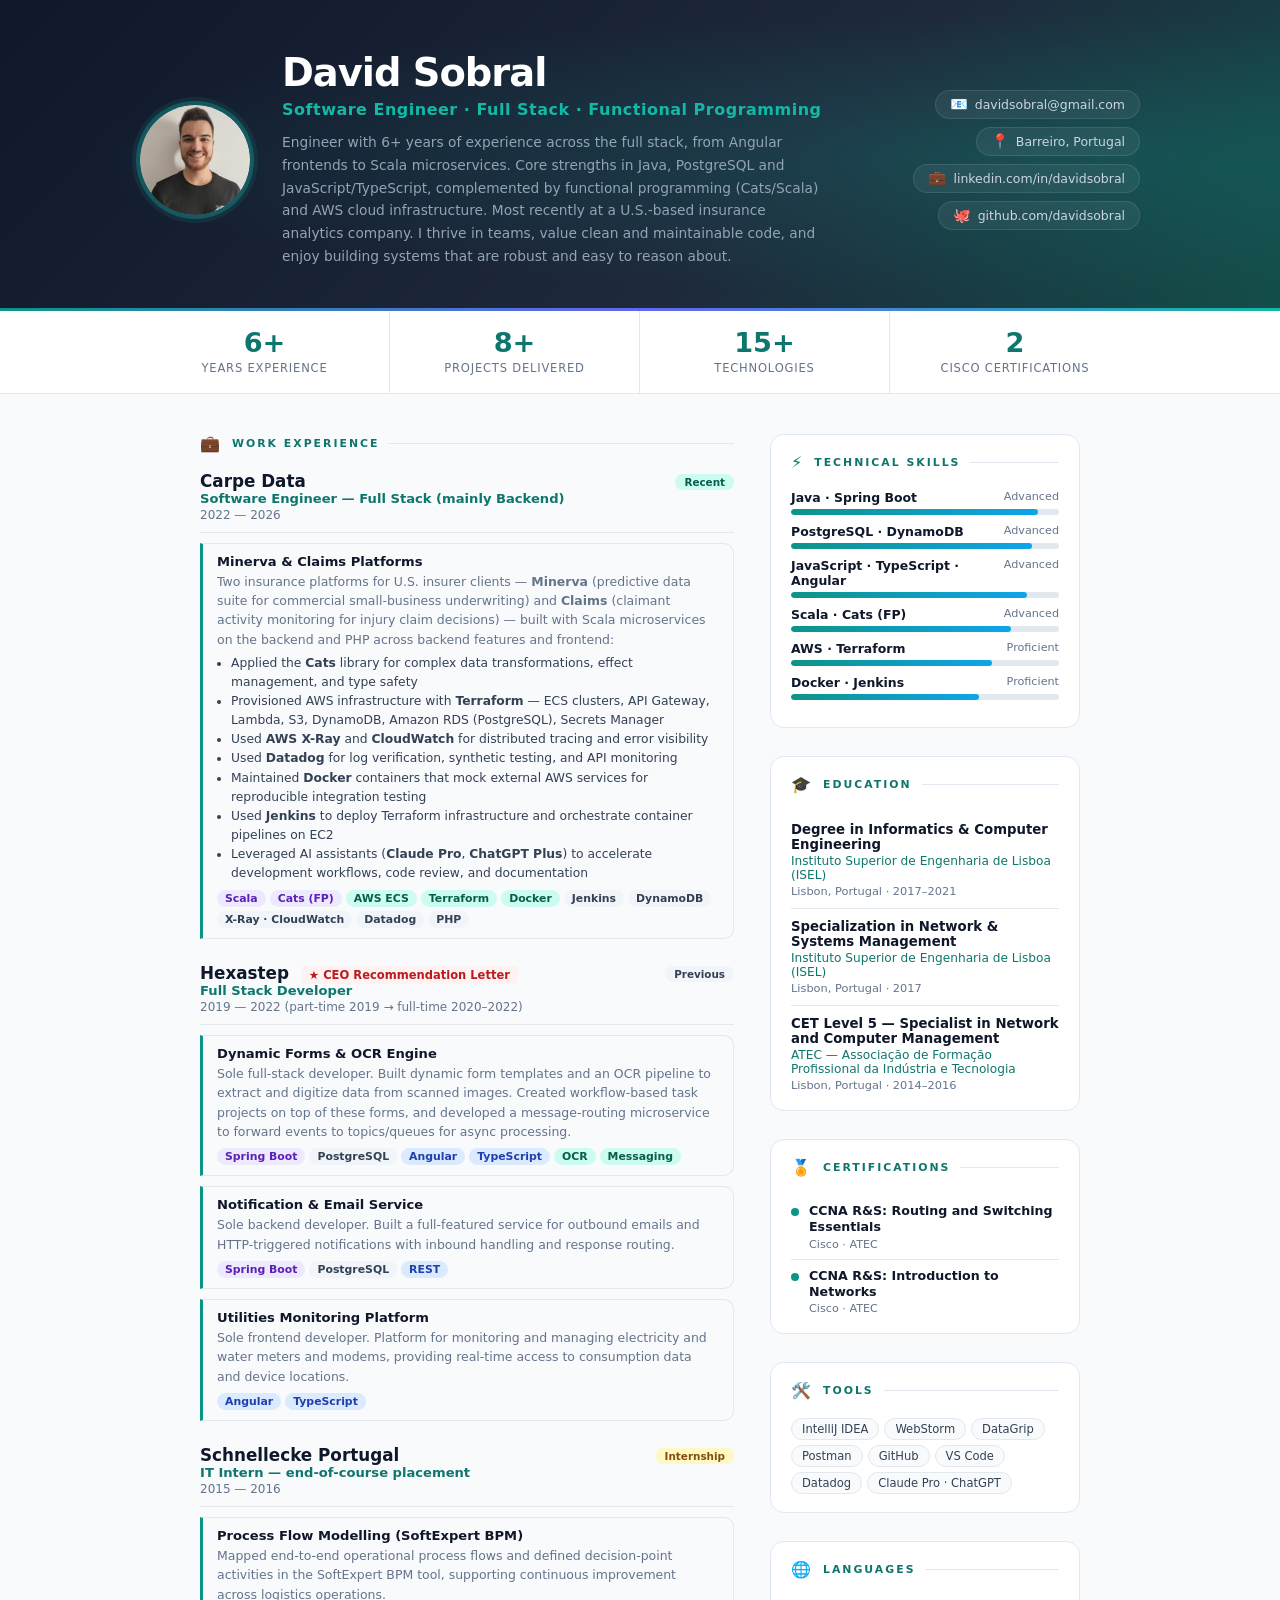
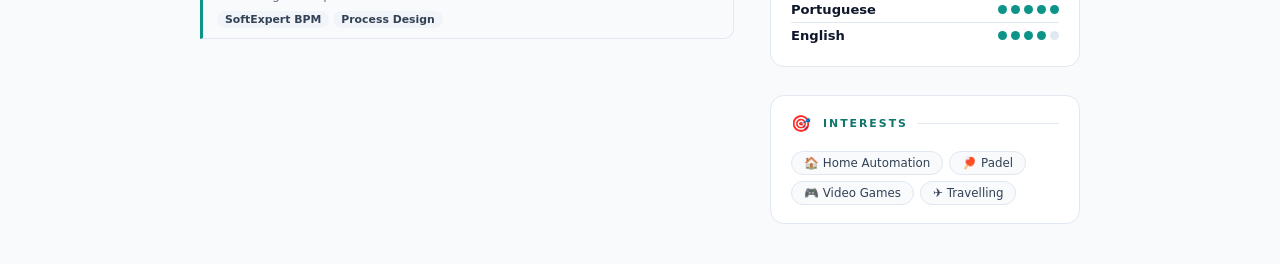
<file: index.html>
<!DOCTYPE html>
<html lang="en">
<head>
  <meta charset="UTF-8" />
  <meta name="viewport" content="width=device-width, initial-scale=1.0" />
  <title>David Sobral — Software Engineer</title>
    <link rel="stylesheet" href="style.css">
</head>
<body>

<header class="hero">
  <div class="hero-inner">

    <div class="hero-photo">
      <img src="photo.jpg" alt="David Sobral" onerror="this.style.display='none'" />
    </div>

    <div class="hero-info">
      <h1>David Sobral</h1>
      <div class="tagline">Software Engineer · Full Stack · Functional Programming</div>
      <p class="summary">
        Engineer with 6+ years of experience across the full stack, from Angular frontends to Scala microservices.
        Core strengths in Java, PostgreSQL and JavaScript/TypeScript, complemented by functional programming (Cats/Scala)
        and AWS cloud infrastructure. Most recently at a U.S.-based insurance analytics company.
        I thrive in teams, value clean and maintainable code, and enjoy building systems that are robust and easy to reason about.
      </p>
    </div>

    <div class="hero-contacts">
      <div class="contact-pill"><span class="ci">📧</span> <a href="mailto:davidsobral@gmail.com" style="color:inherit;text-decoration:none;">davidsobral@gmail.com</a></div>
      <div class="contact-pill"><span class="ci">📍</span> Barreiro, Portugal</div>
      <div class="contact-pill"><span class="ci">💼</span> <a href="https://linkedin.com/in/davidsobral" target="_blank" style="color:inherit;text-decoration:none;">linkedin.com/in/davidsobral</a></div>
      <div class="contact-pill"><span class="ci">🐙</span> <a href="https://github.com/davidsobral" target="_blank" style="color:inherit;text-decoration:none;">github.com/davidsobral</a></div>
    </div>

  </div>
</header>

<div class="stats-strip">
  <div class="stats-inner">
    <div class="stat"><div class="stat-num">6+</div><div class="stat-label">Years Experience</div></div>
    <div class="stat"><div class="stat-num">8+</div><div class="stat-label">Projects Delivered</div></div>
    <div class="stat"><div class="stat-num">15+</div><div class="stat-label">Technologies</div></div>
    <div class="stat"><div class="stat-num">2</div><div class="stat-label">Cisco Certifications</div></div>
  </div>
</div>

<div class="body-wrap">

  <div class="left-col">
    <section class="section">
      <div class="sec-title"><span class="icon">💼</span> Work Experience</div>

      <div class="exp-item">
        <div class="exp-header">
          <div>
            <div class="exp-company">Carpe Data</div>
            <div class="exp-role">Software Engineer — Full Stack (mainly Backend)</div>
            <div class="exp-date">2022 — 2026</div>
          </div>
          <span class="exp-badge badge-recent">Recent</span>
        </div>
        <div class="exp-divider"></div>
        <div class="proj-grid">

          <div class="proj">
            <div class="proj-top"><span class="proj-name">Minerva &amp; Claims Platforms</span></div>
            <div class="proj-desc">Two insurance platforms for U.S. insurer clients — <strong>Minerva</strong> (predictive data suite for commercial small-business underwriting) and <strong>Claims</strong> (claimant activity monitoring for injury claim decisions) — built with Scala microservices on the backend and PHP across backend features and frontend:</div>
            <ul class="proj-highlights">
              <li>Applied the <strong>Cats</strong> library for complex data transformations, effect management, and type safety</li>
              <li>Provisioned AWS infrastructure with <strong>Terraform</strong> — ECS clusters, API Gateway, Lambda, S3, DynamoDB, Amazon RDS (PostgreSQL), Secrets Manager</li>
              <li>Used <strong>AWS X-Ray</strong> and <strong>CloudWatch</strong> for distributed tracing and error visibility</li>
              <li>Used <strong>Datadog</strong> for log verification, synthetic testing, and API monitoring</li>
              <li>Maintained <strong>Docker</strong> containers that mock external AWS services for reproducible integration testing</li>
              <li>Used <strong>Jenkins</strong> to deploy Terraform infrastructure and orchestrate container pipelines on EC2</li>
              <li>Leveraged AI assistants (<strong>Claude Pro</strong>, <strong>ChatGPT Plus</strong>) to accelerate development workflows, code review, and documentation</li>
            </ul>
            <div class="tag-row">
              <span class="tag tag-purple">Scala</span>
              <span class="tag tag-purple">Cats (FP)</span>
              <span class="tag tag-teal">AWS ECS</span>
              <span class="tag tag-teal">Terraform</span>
              <span class="tag tag-teal">Docker</span>
              <span class="tag tag-slate">Jenkins</span>
              <span class="tag tag-slate">DynamoDB</span>
              <span class="tag tag-slate">X-Ray · CloudWatch</span>
              <span class="tag tag-slate">Datadog</span>
              <span class="tag tag-slate">PHP</span>
            </div>
          </div>

        </div>
      </div>

      <div class="exp-item">
        <div class="exp-header">
          <div>
            <div class="exp-company">Hexastep <span style="font-size:0.72rem;background:#fef2f2;color:#b91c1c;border-radius:4px;padding:2px 8px;font-weight:700;margin-left:6px;">★ CEO Recommendation Letter</span></div>
            <div class="exp-role">Full Stack Developer</div>
            <div class="exp-date">2019 — 2022 (part-time 2019 → full-time 2020–2022)</div>
          </div>
          <span class="exp-badge badge-prev">Previous</span>
        </div>
        <div class="exp-divider"></div>
        <div class="proj-grid">

          <div class="proj">
            <div class="proj-top"><span class="proj-name">Dynamic Forms &amp; OCR Engine</span></div>
            <div class="proj-desc">
              Sole full-stack developer. Built dynamic form templates and an OCR pipeline to extract and digitize
              data from scanned images. Created workflow-based task projects on top of these forms, and developed
              a message-routing microservice to forward events to topics/queues for async processing.
            </div>
            <div class="tag-row">
              <span class="tag tag-purple">Spring Boot</span>
              <span class="tag tag-slate">PostgreSQL</span>
              <span class="tag tag-blue">Angular</span>
              <span class="tag tag-blue">TypeScript</span>
              <span class="tag tag-teal">OCR</span>
              <span class="tag tag-teal">Messaging</span>
            </div>
          </div>

          <div class="proj">
            <div class="proj-top">
              <span class="proj-name">Notification &amp; Email Service</span>
            </div>
            <div class="proj-desc">
              Sole backend developer. Built a full-featured service for outbound emails and HTTP-triggered
              notifications with inbound handling and response routing.
            </div>
            <div class="tag-row">
              <span class="tag tag-purple">Spring Boot</span>
              <span class="tag tag-slate">PostgreSQL</span>
              <span class="tag tag-blue">REST</span>
            </div>
          </div>

          <div class="proj">
            <div class="proj-top"><span class="proj-name">Utilities Monitoring Platform</span></div>
            <div class="proj-desc">
              Sole frontend developer. Platform for monitoring and managing electricity and water meters and modems,
              providing real-time access to consumption data and device locations.
            </div>
            <div class="tag-row">
              <span class="tag tag-blue">Angular</span>
              <span class="tag tag-blue">TypeScript</span>
            </div>
          </div>

        </div>
      </div>

      <div class="exp-item">
        <div class="exp-header">
          <div>
            <div class="exp-company">Schnellecke Portugal</div>
            <div class="exp-role">IT Intern — end-of-course placement</div>
            <div class="exp-date">2015 — 2016</div>
          </div>
          <span class="exp-badge badge-intern">Internship</span>
        </div>
        <div class="exp-divider"></div>
        <div class="proj-grid">
          <div class="proj">
            <div class="proj-top"><span class="proj-name">Process Flow Modelling (SoftExpert BPM)</span></div>
            <div class="proj-desc">
              Mapped end-to-end operational process flows and defined decision-point activities in the SoftExpert BPM
              tool, supporting continuous improvement across logistics operations.
            </div>
            <div class="tag-row">
              <span class="tag tag-slate">SoftExpert BPM</span>
              <span class="tag tag-slate">Process Design</span>
            </div>
          </div>
        </div>
      </div>

    </section>
  </div>

  <aside class="right-col">

    <div class="card">
      <div class="sec-title"><span class="icon">⚡</span> Technical Skills</div>
      <div class="skill-row">
        <div class="skill-top"><span class="sname">Java · Spring Boot</span><span class="slevel">Advanced</span></div>
        <div class="bar-bg"><div class="bar-fill" style="width:92%"></div></div>
      </div>
      <div class="skill-row">
        <div class="skill-top"><span class="sname">PostgreSQL · DynamoDB</span><span class="slevel">Advanced</span></div>
        <div class="bar-bg"><div class="bar-fill" style="width:90%"></div></div>
      </div>
      <div class="skill-row">
        <div class="skill-top"><span class="sname">JavaScript · TypeScript · Angular</span><span class="slevel">Advanced</span></div>
        <div class="bar-bg"><div class="bar-fill" style="width:88%"></div></div>
      </div>
      <div class="skill-row">
        <div class="skill-top"><span class="sname">Scala · Cats (FP)</span><span class="slevel">Advanced</span></div>
        <div class="bar-bg"><div class="bar-fill" style="width:82%"></div></div>
      </div>
      <div class="skill-row">
        <div class="skill-top"><span class="sname">AWS · Terraform</span><span class="slevel">Proficient</span></div>
        <div class="bar-bg"><div class="bar-fill" style="width:75%"></div></div>
      </div>
      <div class="skill-row">
        <div class="skill-top"><span class="sname">Docker · Jenkins</span><span class="slevel">Proficient</span></div>
        <div class="bar-bg"><div class="bar-fill" style="width:70%"></div></div>
      </div>
    </div>

    <div class="card">
      <div class="sec-title"><span class="icon">🎓</span> Education</div>
      <div class="edu-item">
        <div class="edu-degree">Degree in Informatics &amp; Computer Engineering</div>
        <div class="edu-school">Instituto Superior de Engenharia de Lisboa (ISEL)</div>
        <div class="edu-year">Lisbon, Portugal · 2017–2021</div>
      </div>
      <div class="edu-item">
        <div class="edu-degree">Specialization in Network &amp; Systems Management</div>
        <div class="edu-school">Instituto Superior de Engenharia de Lisboa (ISEL)</div>
        <div class="edu-year">Lisbon, Portugal · 2017</div>
      </div>
      <div class="edu-item">
        <div class="edu-degree">CET Level 5 — Specialist in Network and Computer Management</div>
        <div class="edu-school">ATEC — Associação de Formação Profissional da Indústria e Tecnologia</div>
        <div class="edu-year">Lisbon, Portugal · 2014–2016</div>
      </div>
    </div>

    <div class="card">
      <div class="sec-title"><span class="icon">🏅</span> Certifications</div>
      <div class="cert-item">
        <div class="cert-dot"></div>
        <div>
          <div class="cert-name">CCNA R&amp;S: Routing and Switching Essentials</div>
          <div class="cert-by">Cisco · ATEC</div>
        </div>
      </div>
      <div class="cert-item">
        <div class="cert-dot"></div>
        <div>
          <div class="cert-name">CCNA R&amp;S: Introduction to Networks</div>
          <div class="cert-by">Cisco · ATEC</div>
        </div>
      </div>
    </div>

    <div class="card">
      <div class="sec-title"><span class="icon">🛠️</span> Tools</div>
      <div class="pill-group">
        <span class="pill">IntelliJ IDEA</span>
        <span class="pill">WebStorm</span>
        <span class="pill">DataGrip</span>
        <span class="pill">Postman</span>
        <span class="pill">GitHub</span>
        <span class="pill">VS Code</span>
        <span class="pill">Datadog</span>
        <span class="pill">Claude Pro · ChatGPT</span>
      </div>
    </div>

    <div class="card">
      <div class="sec-title"><span class="icon">🌐</span> Languages</div>
      <div class="lang-row">
        <span class="lang-name">Portuguese</span>
        <div class="lang-dots">
          <div class="dot on"></div><div class="dot on"></div><div class="dot on"></div>
          <div class="dot on"></div><div class="dot on"></div>
        </div>
      </div>
      <div class="lang-row">
        <span class="lang-name">English</span>
        <div class="lang-dots">
          <div class="dot on"></div><div class="dot on"></div><div class="dot on"></div>
          <div class="dot on"></div><div class="dot"></div>
        </div>
      </div>
    </div>

    <div class="card">
      <div class="sec-title"><span class="icon">🎯</span> Interests</div>
      <div class="hobby-chips">
        <span class="hchip">🏠 Home Automation</span>
        <span class="hchip">🏓 Padel</span>
        <span class="hchip">🎮 Video Games</span>
        <span class="hchip">✈️ Travelling</span>
      </div>
    </div>

  </aside>
</div>

</body>
</html>
</file>
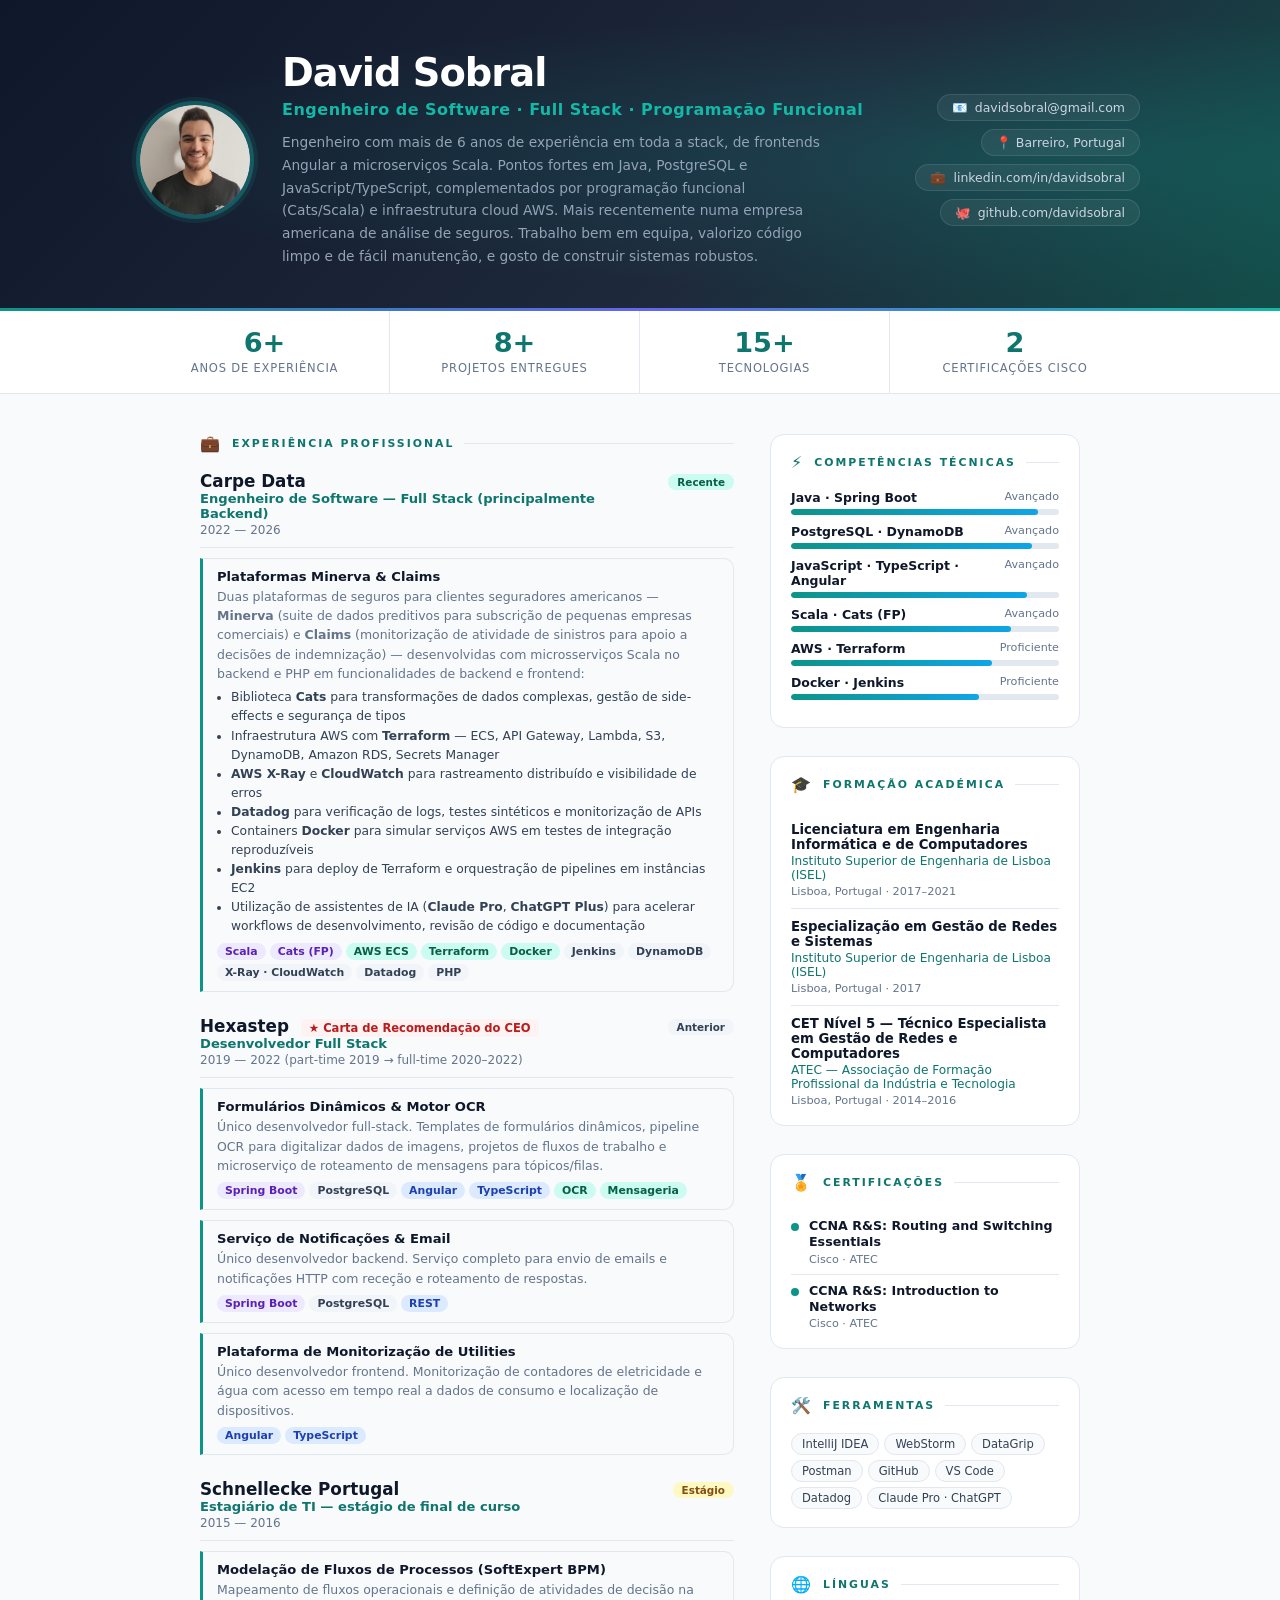
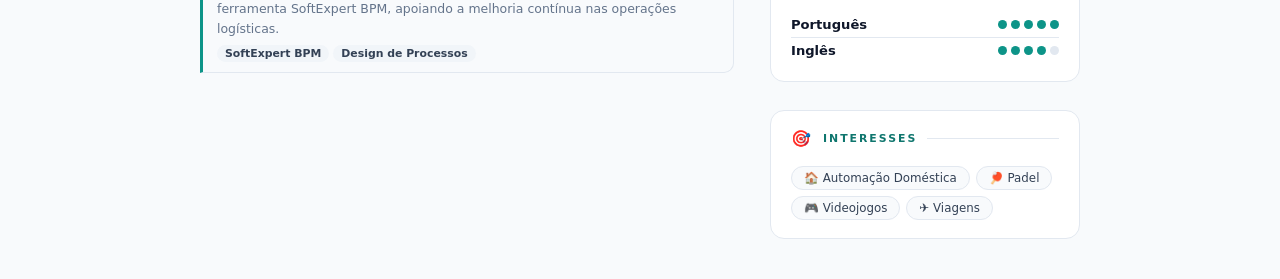
<file: pt.html>
<!DOCTYPE html>
<html lang="pt">
<head>
  <meta charset="UTF-8" />
  <meta name="viewport" content="width=device-width, initial-scale=1.0" />
  <title>David Sobral — Engenheiro de Software</title>
    <link rel="stylesheet" href="style.css">
</head>
<body>

<header class="hero">
  <div class="hero-inner">
    <div class="hero-photo">
      <img src="photo.jpg" alt="David Sobral" onerror="this.style.display='none'" />
    </div>
    <div class="hero-info">
      <h1>David Sobral</h1>
      <div class="tagline">Engenheiro de Software · Full Stack · Programação Funcional</div>
      <p class="summary">
        Engenheiro com mais de 6 anos de experiência em toda a stack, de frontends Angular a microserviços Scala.
        Pontos fortes em Java, PostgreSQL e JavaScript/TypeScript, complementados por programação funcional (Cats/Scala)
        e infraestrutura cloud AWS. Mais recentemente numa empresa americana de análise de seguros.
        Trabalho bem em equipa, valorizo código limpo e de fácil manutenção, e gosto de construir sistemas robustos.
      </p>
    </div>
    <div class="hero-contacts">
      <div class="contact-pill">📧 <a href="mailto:davidsobral@gmail.com" style="color:inherit;text-decoration:none;">davidsobral@gmail.com</a></div>
      <div class="contact-pill">📍 Barreiro, Portugal</div>
      <div class="contact-pill">💼 <a href="https://linkedin.com/in/davidsobral" target="_blank" style="color:inherit;text-decoration:none;">linkedin.com/in/davidsobral</a></div>
      <div class="contact-pill">🐙 <a href="https://github.com/davidsobral" target="_blank" style="color:inherit;text-decoration:none;">github.com/davidsobral</a></div>
    </div>
  </div>
</header>

<div class="stats-strip">
  <div class="stats-inner">
    <div class="stat"><div class="stat-num">6+</div><div class="stat-label">Anos de Experiência</div></div>
    <div class="stat"><div class="stat-num">8+</div><div class="stat-label">Projetos Entregues</div></div>
    <div class="stat"><div class="stat-num">15+</div><div class="stat-label">Tecnologias</div></div>
    <div class="stat"><div class="stat-num">2</div><div class="stat-label">Certificações Cisco</div></div>
  </div>
</div>

<div class="body-wrap">
  <div class="left-col">
    <section class="section">
      <div class="sec-title"><span class="icon">💼</span> Experiência Profissional</div>

      <div class="exp-item">
        <div class="exp-header">
          <div>
            <div class="exp-company">Carpe Data</div>
            <div class="exp-role">Engenheiro de Software — Full Stack (principalmente Backend)</div>
            <div class="exp-date">2022 — 2026</div>
          </div>
          <span class="exp-badge badge-recent">Recente</span>
        </div>
        <div class="exp-divider"></div>
        <div class="proj-grid">
          <div class="proj">
            <div class="proj-top"><span class="proj-name">Plataformas Minerva &amp; Claims</span></div>
            <div class="proj-desc">Duas plataformas de seguros para clientes seguradores americanos — <strong>Minerva</strong> (suite de dados preditivos para subscrição de pequenas empresas comerciais) e <strong>Claims</strong> (monitorização de atividade de sinistros para apoio a decisões de indemnização) — desenvolvidas com microsserviços Scala no backend e PHP em funcionalidades de backend e frontend:</div>
            <ul class="proj-highlights">
              <li>Biblioteca <strong>Cats</strong> para transformações de dados complexas, gestão de side-effects e segurança de tipos</li>
              <li>Infraestrutura AWS com <strong>Terraform</strong> — ECS, API Gateway, Lambda, S3, DynamoDB, Amazon RDS, Secrets Manager</li>
              <li><strong>AWS X-Ray</strong> e <strong>CloudWatch</strong> para rastreamento distribuído e visibilidade de erros</li>
              <li><strong>Datadog</strong> para verificação de logs, testes sintéticos e monitorização de APIs</li>
              <li>Containers <strong>Docker</strong> para simular serviços AWS em testes de integração reproduzíveis</li>
              <li><strong>Jenkins</strong> para deploy de Terraform e orquestração de pipelines em instâncias EC2</li>
              <li>Utilização de assistentes de IA (<strong>Claude Pro</strong>, <strong>ChatGPT Plus</strong>) para acelerar workflows de desenvolvimento, revisão de código e documentação</li>
            </ul>
            <div class="tag-row">
              <span class="tag tag-purple">Scala</span>
              <span class="tag tag-purple">Cats (FP)</span>
              <span class="tag tag-teal">AWS ECS</span>
              <span class="tag tag-teal">Terraform</span>
              <span class="tag tag-teal">Docker</span>
              <span class="tag tag-slate">Jenkins</span>
              <span class="tag tag-slate">DynamoDB</span>
              <span class="tag tag-slate">X-Ray · CloudWatch</span>
              <span class="tag tag-slate">Datadog</span>
              <span class="tag tag-slate">PHP</span>
            </div>
          </div>
        </div>
      </div>

      <div class="exp-item">
        <div class="exp-header">
          <div>
            <div class="exp-company">Hexastep <span style="font-size:0.72rem;background:#fef2f2;color:#b91c1c;border-radius:4px;padding:2px 8px;font-weight:700;margin-left:6px;">★ Carta de Recomendação do CEO</span></div>
            <div class="exp-role">Desenvolvedor Full Stack</div>
            <div class="exp-date">2019 — 2022 (part-time 2019 → full-time 2020–2022)</div>
          </div>
          <span class="exp-badge badge-prev">Anterior</span>
        </div>
        <div class="exp-divider"></div>
        <div class="proj-grid">
          <div class="proj">
            <div class="proj-top"><span class="proj-name">Formulários Dinâmicos &amp; Motor OCR</span></div>
            <div class="proj-desc">Único desenvolvedor full-stack. Templates de formulários dinâmicos, pipeline OCR para digitalizar dados de imagens, projetos de fluxos de trabalho e microserviço de roteamento de mensagens para tópicos/filas.</div>
            <div class="tag-row">
              <span class="tag tag-purple">Spring Boot</span>
              <span class="tag tag-slate">PostgreSQL</span>
              <span class="tag tag-blue">Angular</span>
              <span class="tag tag-blue">TypeScript</span>
              <span class="tag tag-teal">OCR</span>
              <span class="tag tag-teal">Mensageria</span>
            </div>
          </div>
          <div class="proj">
            <div class="proj-top">
              <span class="proj-name">Serviço de Notificações &amp; Email</span>
            </div>
            <div class="proj-desc">Único desenvolvedor backend. Serviço completo para envio de emails e notificações HTTP com receção e roteamento de respostas.</div>
            <div class="tag-row">
              <span class="tag tag-purple">Spring Boot</span>
              <span class="tag tag-slate">PostgreSQL</span>
              <span class="tag tag-blue">REST</span>
            </div>
          </div>
          <div class="proj">
            <div class="proj-top"><span class="proj-name">Plataforma de Monitorização de Utilities</span></div>
            <div class="proj-desc">Único desenvolvedor frontend. Monitorização de contadores de eletricidade e água com acesso em tempo real a dados de consumo e localização de dispositivos.</div>
            <div class="tag-row">
              <span class="tag tag-blue">Angular</span>
              <span class="tag tag-blue">TypeScript</span>
            </div>
          </div>
        </div>
      </div>

      <div class="exp-item">
        <div class="exp-header">
          <div>
            <div class="exp-company">Schnellecke Portugal</div>
            <div class="exp-role">Estagiário de TI — estágio de final de curso</div>
            <div class="exp-date">2015 — 2016</div>
          </div>
          <span class="exp-badge badge-intern">Estágio</span>
        </div>
        <div class="exp-divider"></div>
        <div class="proj-grid">
          <div class="proj">
            <div class="proj-top"><span class="proj-name">Modelação de Fluxos de Processos (SoftExpert BPM)</span></div>
            <div class="proj-desc">Mapeamento de fluxos operacionais e definição de atividades de decisão na ferramenta SoftExpert BPM, apoiando a melhoria contínua nas operações logísticas.</div>
            <div class="tag-row">
              <span class="tag tag-slate">SoftExpert BPM</span>
              <span class="tag tag-slate">Design de Processos</span>
            </div>
          </div>
        </div>
      </div>

    </section>
  </div>

  <aside class="right-col">
    <div class="card">
      <div class="sec-title"><span class="icon">⚡</span> Competências Técnicas</div>
      <div class="skill-row">
        <div class="skill-top"><span class="sname">Java · Spring Boot</span><span class="slevel">Avançado</span></div>
        <div class="bar-bg"><div class="bar-fill" style="width:92%"></div></div>
      </div>
      <div class="skill-row">
        <div class="skill-top"><span class="sname">PostgreSQL · DynamoDB</span><span class="slevel">Avançado</span></div>
        <div class="bar-bg"><div class="bar-fill" style="width:90%"></div></div>
      </div>
      <div class="skill-row">
        <div class="skill-top"><span class="sname">JavaScript · TypeScript · Angular</span><span class="slevel">Avançado</span></div>
        <div class="bar-bg"><div class="bar-fill" style="width:88%"></div></div>
      </div>
      <div class="skill-row">
        <div class="skill-top"><span class="sname">Scala · Cats (FP)</span><span class="slevel">Avançado</span></div>
        <div class="bar-bg"><div class="bar-fill" style="width:82%"></div></div>
      </div>
      <div class="skill-row">
        <div class="skill-top"><span class="sname">AWS · Terraform</span><span class="slevel">Proficiente</span></div>
        <div class="bar-bg"><div class="bar-fill" style="width:75%"></div></div>
      </div>
      <div class="skill-row">
        <div class="skill-top"><span class="sname">Docker · Jenkins</span><span class="slevel">Proficiente</span></div>
        <div class="bar-bg"><div class="bar-fill" style="width:70%"></div></div>
      </div>
    </div>

    <div class="card">
      <div class="sec-title"><span class="icon">🎓</span> Formação Académica</div>
      <div class="edu-item">
        <div class="edu-degree">Licenciatura em Engenharia Informática e de Computadores</div>
        <div class="edu-school">Instituto Superior de Engenharia de Lisboa (ISEL)</div>
        <div class="edu-year">Lisboa, Portugal · 2017–2021</div>
      </div>
      <div class="edu-item">
        <div class="edu-degree">Especialização em Gestão de Redes e Sistemas</div>
        <div class="edu-school">Instituto Superior de Engenharia de Lisboa (ISEL)</div>
        <div class="edu-year">Lisboa, Portugal · 2017</div>
      </div>
      <div class="edu-item">
        <div class="edu-degree">CET Nível 5 — Técnico Especialista em Gestão de Redes e Computadores</div>
        <div class="edu-school">ATEC — Associação de Formação Profissional da Indústria e Tecnologia</div>
        <div class="edu-year">Lisboa, Portugal · 2014–2016</div>
      </div>
    </div>

    <div class="card">
      <div class="sec-title"><span class="icon">🏅</span> Certificações</div>
      <div class="cert-item">
        <div class="cert-dot"></div>
        <div>
          <div class="cert-name">CCNA R&amp;S: Routing and Switching Essentials</div>
          <div class="cert-by">Cisco · ATEC</div>
        </div>
      </div>
      <div class="cert-item">
        <div class="cert-dot"></div>
        <div>
          <div class="cert-name">CCNA R&amp;S: Introduction to Networks</div>
          <div class="cert-by">Cisco · ATEC</div>
        </div>
      </div>
    </div>

    <div class="card">
      <div class="sec-title"><span class="icon">🛠️</span> Ferramentas</div>
      <div class="pill-group">
        <span class="pill">IntelliJ IDEA</span>
        <span class="pill">WebStorm</span>
        <span class="pill">DataGrip</span>
        <span class="pill">Postman</span>
        <span class="pill">GitHub</span>
        <span class="pill">VS Code</span>
        <span class="pill">Datadog</span>
        <span class="pill">Claude Pro · ChatGPT</span>
      </div>
    </div>

    <div class="card">
      <div class="sec-title"><span class="icon">🌐</span> Línguas</div>
      <div class="lang-row">
        <span class="lang-name">Português</span>
        <div class="lang-dots">
          <div class="dot on"></div><div class="dot on"></div><div class="dot on"></div>
          <div class="dot on"></div><div class="dot on"></div>
        </div>
      </div>
      <div class="lang-row">
        <span class="lang-name">Inglês</span>
        <div class="lang-dots">
          <div class="dot on"></div><div class="dot on"></div><div class="dot on"></div>
          <div class="dot on"></div><div class="dot"></div>
        </div>
      </div>
    </div>

    <div class="card">
      <div class="sec-title"><span class="icon">🎯</span> Interesses</div>
      <div class="hobby-chips">
        <span class="hchip">🏠 Automação Doméstica</span>
        <span class="hchip">🏓 Padel</span>
        <span class="hchip">🎮 Videojogos</span>
        <span class="hchip">✈️ Viagens</span>
      </div>
    </div>
  </aside>
</div>

</body>
</html>
</file>
<file: style.css>
:root {
      --teal: #0d9488;
      --teal-light: #14b8a6;
      --teal-dark: #0f766e;
      --navy: #0f172a;
      --navy2: #1e293b;
      --slate: #334155;
      --muted: #64748b;
      --border: #e2e8f0;
      --light: #f8fafc;
      --white: #ffffff;
      --text: #0f172a;
    }

    *, *::before, *::after { box-sizing: border-box; margin: 0; padding: 0; }

    body {
      font-family: 'Segoe UI', system-ui, -apple-system, sans-serif;
      background: var(--light);
      color: var(--text);
    }

    .hero {
      background: linear-gradient(135deg, var(--navy) 0%, var(--navy2) 60%, #134e4a 100%);
      padding: 52px 60px 44px;
      position: relative;
      overflow: hidden;
    }
    .hero::before {
      content: '';
      position: absolute; inset: 0;
      background: radial-gradient(ellipse at 80% 50%, rgba(20,184,166,0.18) 0%, transparent 65%);
      pointer-events: none;
    }
    .hero::after {
      content: '';
      position: absolute; bottom: 0; left: 0; right: 0;
      height: 3px;
      background: linear-gradient(90deg, var(--teal), #6366f1, var(--teal-light));
    }

    .hero-inner {
      max-width: 1000px;
      margin: 0 auto;
      display: grid;
      grid-template-columns: auto 1fr auto;
      gap: 32px;
      align-items: center;
      position: relative;
      z-index: 1;
    }

    .hero-photo {
      width: 110px; height: 110px;
      border-radius: 50%;
      background: linear-gradient(135deg, var(--teal), #6366f1);
      display: flex; align-items: center; justify-content: center;
      font-size: 2.6rem; font-weight: 800; color: #fff;
      box-shadow: 0 0 0 4px rgba(20,184,166,0.3), 0 0 0 8px rgba(20,184,166,0.1);
      flex-shrink: 0;
      overflow: hidden;
    }
    .hero-photo img { width: 100%; height: 100%; object-fit: cover; border-radius: 50%; }

    .hero-info h1 {
      font-size: 2.4rem; font-weight: 800;
      color: #fff; letter-spacing: -1px; line-height: 1.1;
    }
    .hero-info .tagline {
      font-size: 1rem; color: var(--teal-light);
      font-weight: 600; margin-top: 6px; letter-spacing: 0.5px;
    }
    .hero-info .summary {
      font-size: 0.86rem; color: #94a3b8;
      line-height: 1.65; margin-top: 12px; max-width: 540px;
    }

    .hero-contacts {
      display: flex; flex-direction: column; gap: 8px; align-items: flex-end;
    }
    .contact-pill {
      display: flex; align-items: center; gap: 7px;
      background: rgba(255,255,255,0.06);
      border: 1px solid rgba(255,255,255,0.1);
      border-radius: 30px; padding: 5px 14px;
      font-size: 0.78rem; color: #cbd5e1;
      white-space: nowrap;
      transition: background .2s, border-color .2s;
    }
    .contact-pill:hover { background: rgba(20,184,166,0.12); border-color: rgba(20,184,166,0.3); }
    .contact-pill .ci { font-size: 0.9rem; }

    .stats-strip {
      background: var(--white);
      border-bottom: 1px solid var(--border);
      display: flex; justify-content: center;
    }
    .stats-inner {
      max-width: 1000px; width: 100%;
      display: grid; grid-template-columns: repeat(4, 1fr);
    }
    .stat {
      padding: 18px 24px; text-align: center;
      border-right: 1px solid var(--border);
    }
    .stat:last-child { border-right: none; }
    .stat-num { font-size: 1.7rem; font-weight: 800; color: var(--teal-dark); line-height: 1; }
    .stat-label { font-size: 0.72rem; color: var(--muted); margin-top: 4px; text-transform: uppercase; letter-spacing: 0.8px; }

    .body-wrap {
      max-width: 1000px;
      margin: 0 auto;
      padding: 40px 60px;
      display: grid;
      grid-template-columns: 1fr 310px;
      gap: 36px;
    }

    .section { margin-bottom: 36px; }
    .sec-title {
      display: flex; align-items: center; gap: 10px;
      font-size: 0.68rem; font-weight: 700;
      text-transform: uppercase; letter-spacing: 2px;
      color: var(--teal-dark); margin-bottom: 18px;
    }
    .sec-title .icon { font-size: 1rem; }
    .sec-title::after { content: ''; flex: 1; height: 1px; background: var(--border); }

    .exp-item { margin-bottom: 24px; }
    .exp-header {
      display: flex; align-items: flex-start;
      justify-content: space-between; gap: 12px;
      margin-bottom: 4px;
    }
    .exp-company { font-size: 1.05rem; font-weight: 800; color: var(--text); }
    .exp-badge {
      font-size: 0.65rem; font-weight: 700; padding: 2px 9px;
      border-radius: 20px; white-space: nowrap; flex-shrink: 0;
      margin-top: 3px;
    }
    .badge-recent { background: #ccfbf1; color: #065f46; }
    .badge-prev   { background: #f1f5f9; color: var(--slate); }
    .badge-intern { background: #fef9c3; color: #854d0e; }

    .exp-role { font-size: 0.82rem; color: var(--teal-dark); font-weight: 600; }
    .exp-date { font-size: 0.75rem; color: var(--muted); margin-top: 2px; }
    .exp-divider { height: 1px; background: var(--border); margin: 10px 0; }

    .proj-grid { display: flex; flex-direction: column; gap: 10px; }
    .proj {
      background: var(--light);
      border: 1px solid var(--border);
      border-left: 3px solid var(--teal);
      border-radius: 0 10px 10px 0;
      padding: 10px 14px;
    }
    .proj-top { display: flex; align-items: baseline; gap: 8px; margin-bottom: 3px; flex-wrap: wrap; }
    .proj-name { font-size: 0.82rem; font-weight: 700; color: var(--text); }
    .proj-desc { font-size: 0.78rem; color: var(--muted); line-height: 1.55; }
    .proj-highlights { margin-top: 5px; padding-left: 14px; }
    .proj-highlights li { font-size: 0.77rem; color: var(--slate); line-height: 1.55; }

    .tag-row { display: flex; flex-wrap: wrap; gap: 4px; margin-top: 7px; }
    .tag { font-size: 0.68rem; padding: 2px 8px; border-radius: 20px; font-weight: 600; }
    .tag-teal   { background: #ccfbf1; color: #065f46; }
    .tag-blue   { background: #dbeafe; color: #1e40af; }
    .tag-purple { background: #ede9fe; color: #5b21b6; }
    .tag-slate  { background: #f1f5f9; color: #334155; }

    .right-col { display: flex; flex-direction: column; gap: 28px; }
    .card {
      background: var(--white);
      border: 1px solid var(--border);
      border-radius: 14px; padding: 18px 20px;
    }

    .skill-row { margin-bottom: 9px; }
    .skill-top { display: flex; justify-content: space-between; font-size: 0.78rem; margin-bottom: 4px; }
    .skill-top .sname { color: var(--text); font-weight: 600; }
    .skill-top .slevel { color: var(--muted); font-size: 0.7rem; }
    .bar-bg { height: 6px; background: #e2e8f0; border-radius: 10px; overflow: hidden; }
    .bar-fill { height: 100%; border-radius: 10px; background: linear-gradient(90deg, var(--teal), #0ea5e9); }

    .edu-item { padding: 10px 0; border-bottom: 1px solid var(--border); }
    .edu-item:last-child { border-bottom: none; padding-bottom: 0; }
    .edu-degree { font-size: 0.83rem; font-weight: 700; color: var(--text); }
    .edu-school { font-size: 0.76rem; color: var(--teal-dark); margin-top: 2px; }
    .edu-year   { font-size: 0.71rem; color: var(--muted); margin-top: 2px; }

    .cert-item { display: flex; gap: 10px; padding: 8px 0; border-bottom: 1px solid var(--border); align-items: flex-start; }
    .cert-item:last-child { border-bottom: none; padding-bottom: 0; }
    .cert-dot { width: 8px; height: 8px; border-radius: 50%; background: var(--teal); margin-top: 5px; flex-shrink: 0; }
    .cert-name { font-size: 0.79rem; font-weight: 600; color: var(--text); line-height: 1.3; }
    .cert-by   { font-size: 0.7rem; color: var(--muted); margin-top: 2px; }

    .pill-group { display: flex; flex-wrap: wrap; gap: 5px; margin-top: 6px; }
    .pill {
      font-size: 0.72rem; padding: 3px 10px; border-radius: 20px;
      background: var(--light); border: 1px solid var(--border);
      color: var(--slate); font-weight: 500;
    }

    .lang-row { display: flex; justify-content: space-between; align-items: center; padding: 5px 0; font-size: 0.82rem; }
    .lang-row + .lang-row { border-top: 1px solid var(--border); }
    .lang-name { font-weight: 600; color: var(--text); }
    .lang-dots { display: flex; gap: 4px; }
    .dot { width: 9px; height: 9px; border-radius: 50%; background: #e2e8f0; }
    .dot.on { background: var(--teal); }

    .hobby-chips { display: flex; flex-wrap: wrap; gap: 6px; margin-top: 4px; }
    .hchip {
      font-size: 0.74rem; padding: 4px 12px;
      border-radius: 20px; background: var(--light);
      border: 1px solid var(--border); color: var(--slate);
    }

    @media (max-width: 860px) {
      .hero-inner { grid-template-columns: auto 1fr; }
      .hero-contacts { display: none; }
      .body-wrap { grid-template-columns: 1fr; padding: 24px 20px; }
      .hero { padding: 36px 20px 32px; }
      .stats-inner { grid-template-columns: repeat(2, 1fr); }
      .stat:nth-child(2) { border-right: none; }
    }

    @media print { .body-wrap { padding: 24px 40px; } }
</file>
